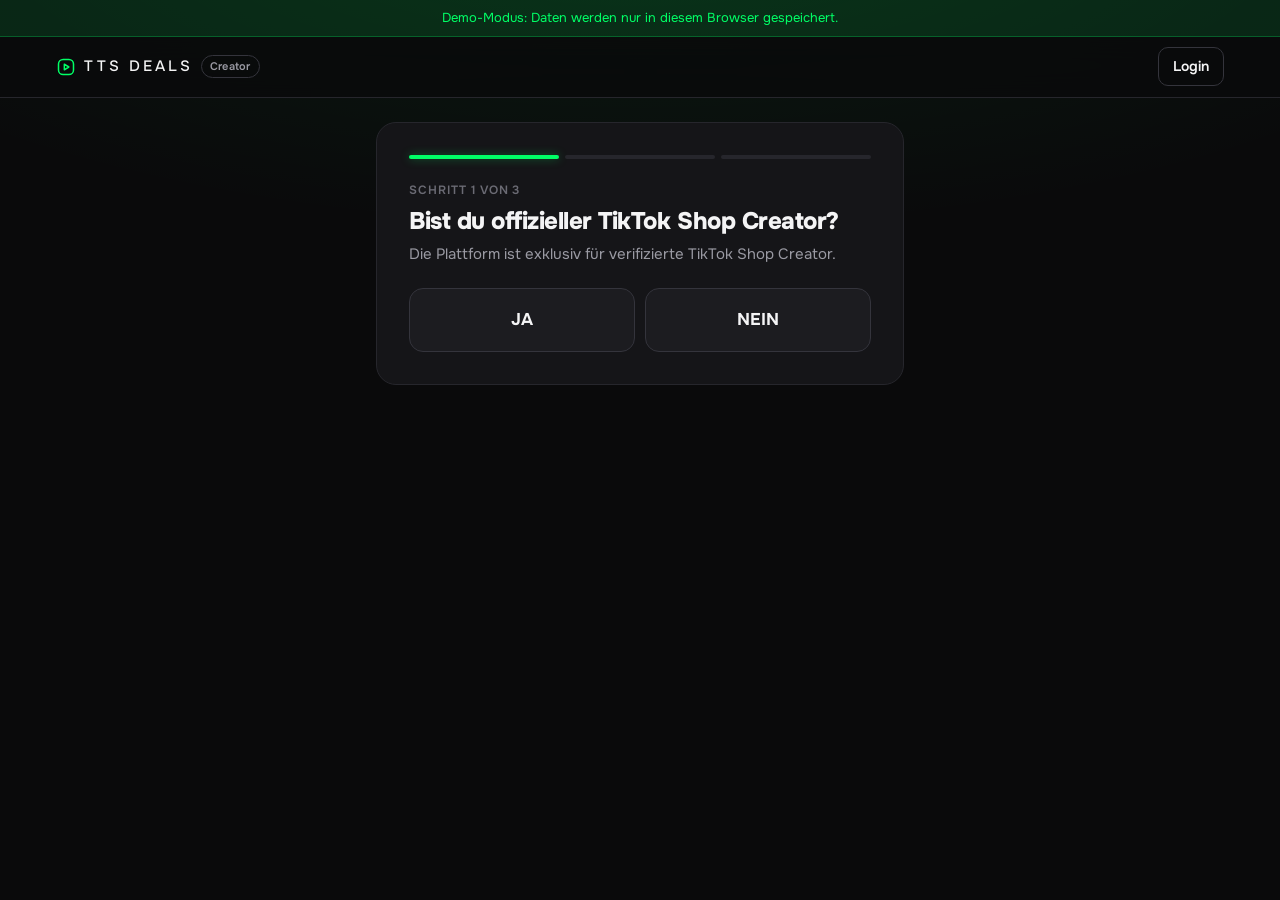
<file: creator.html>
<!doctype html>
<html lang="de">
<head>
  <meta charset="utf-8">
  <meta name="viewport" content="width=device-width, initial-scale=1, viewport-fit=cover">
  <title>Creator-Registrierung – TTS Deals</title>
  <meta name="robots" content="noindex">
  <meta name="theme-color" content="#0a0a0b">
  <link rel="icon" href="assets/img/favicon.svg" type="image/svg+xml">
  <link rel="preconnect" href="https://fonts.googleapis.com">
  <link rel="preconnect" href="https://fonts.gstatic.com" crossorigin>
  <link href="https://fonts.googleapis.com/css2?family=Onest:wght@400;500;600;700;800&display=swap" rel="stylesheet">
  <link rel="stylesheet" href="assets/css/style.css">
</head>
<body class="creator-body">
  <div class="demo-banner" id="demoBanner" hidden>Demo-Modus: Daten werden nur in diesem Browser gespeichert.</div>

  <header class="topbar">
    <div class="wrap topbar__inner">
      <a class="logo" href="./"><svg class="logo__svg" viewBox="0 0 24 24" aria-hidden="true"><g fill="none" stroke="currentColor" stroke-width="1.8" stroke-linecap="round" stroke-linejoin="round"><rect x="3" y="3" width="18" height="18" rx="5.5"/><path d="M10 8.6v6.8l5.4-3.4z"/></g></svg>TTS Deals <span class="logo__tag">Creator</span></a>
      <a class="btn btn--ghost btn--sm" href="dashboard.html">Login</a>
    </div>
  </header>

  <main class="wrap wrap--narrow">
    <form class="panel" id="wizard" novalidate>
      <div class="progress" id="progress" aria-hidden="true"><span></span><span></span><span></span></div>
      <div class="alert alert--error" id="error" role="alert" hidden></div>

      <!-- Feld 1 -->
      <section data-step="1">
        <p class="step-label">Schritt 1 von 3</p>
        <h1 class="q">Bist du offizieller TikTok Shop Creator?</h1>
        <p class="q-sub">Die Plattform ist exklusiv für verifizierte TikTok Shop Creator.</p>
        <div class="choice-grid">
          <button type="button" class="choice" data-creator="yes">JA</button>
          <button type="button" class="choice" data-creator="no">NEIN</button>
        </div>
      </section>

      <!-- Abgelehnt -->
      <section data-step="denied" hidden>
        <div class="state-icon state-icon--no"><svg viewBox="0 0 24 24" fill="none" stroke="currentColor" stroke-width="2.5"><path d="M6 6l12 12M18 6L6 18"/></svg></div>
        <h1 class="q">Nutzung leider nicht möglich</h1>
        <p class="q-sub">Die Creator-Plattform steht ausschließlich offiziellen TikTok Shop Creators zur Verfügung. Sobald du freigeschaltet bist, kannst du dich hier registrieren.</p>
        <div class="actions">
          <a class="btn" href="./">Zum Schaufenster</a>
          <button type="button" class="btn btn--ghost" data-back="1">Zurück</button>
        </div>
      </section>

      <!-- Feld 2 -->
      <section data-step="2" hidden>
        <p class="step-label">Schritt 2 von 3</p>
        <h1 class="q">Wie lautet dein TikTok-Username?</h1>
        <p class="q-sub">Er wird deine Creator-ID auf der Plattform.</p>
        <div class="field">
          <label for="userId">TikTok-Username</label>
          <div class="input-wrap">
            <span class="pre">@</span>
            <input class="input input--prefix" id="userId" name="userId" autocomplete="username" autocapitalize="off" spellcheck="false" placeholder="deinusername" maxlength="25" required>
          </div>
          <p class="hint">2–24 Zeichen: Buchstaben, Zahlen, Punkt und Unterstrich.</p>
        </div>
        <div class="actions">
          <button type="button" class="btn btn--ghost" data-back="1">Zurück</button>
          <button type="button" class="btn btn--accent" id="toStep3">Weiter</button>
        </div>
      </section>

      <!-- Feld 3 -->
      <section data-step="3" hidden>
        <p class="step-label">Schritt 3 von 3</p>
        <h1 class="q">Kennst du deinen exakten Grenzsteuersatz?</h1>
        <p class="q-sub">Damit berechnen wir automatisch den optimalen Schnäppchenpreis für deine Produkte.</p>
        <div class="choice-grid">
          <button type="button" class="choice" data-knows="yes">JA</button>
          <button type="button" class="choice" data-knows="no">NEIN</button>
        </div>

        <div class="subpanel" id="rateYes" hidden>
          <div class="field">
            <label for="rate">Dein Grenzsteuersatz</label>
            <div class="input-wrap">
              <input class="input input--suffix" id="rate" type="number" inputmode="decimal" min="0" max="100" step="0.1" placeholder="z. B. 35">
              <span class="suf">%</span>
            </div>
            <p class="hint">Gib den Wert in Prozent ein (0–100).</p>
          </div>
        </div>

        <div class="subpanel" id="rateNo" hidden>
          <p class="step-label">Geschätztes Gesamteinkommen</p>
          <div class="choice-list">
            <button type="button" class="choice choice--row" data-income="0.00">Unter 12.300 € <small>/ Jahr</small></button>
            <button type="button" class="choice choice--row" data-income="0.30">15.000 € – 60.000 € <small>/ Jahr</small></button>
            <button type="button" class="choice choice--row" data-income="0.42">Über 66.000 € <small>/ Jahr</small></button>
          </div>
        </div>

        <div class="actions">
          <button type="button" class="btn btn--ghost" data-back="2">Zurück</button>
          <button type="submit" class="btn btn--accent" id="submit">Registrierung absenden</button>
        </div>
      </section>

      <!-- Erfolg -->
      <section data-step="success" hidden>
        <div class="state-icon state-icon--ok"><svg viewBox="0 0 24 24" fill="none" stroke="currentColor" stroke-width="2.5"><path d="M5 12l5 5L20 7"/></svg></div>
        <h1 class="q">Willkommen, <span id="okUser"></span>!</h1>
        <p class="q-sub">Deine Registrierung ist gespeichert. Verbinde dich jetzt mit unserem Telegram-Bot, um Produkte direkt aus dem Chat hochzuladen.</p>

        <a class="btn btn--accent btn--lg btn--block" id="telegramBtn" target="_blank" rel="noopener noreferrer">
          <svg viewBox="0 0 24 24" fill="currentColor"><path d="M21.9 4.3L18.7 19.4c-.2 1-.9 1.3-1.7.8l-4.8-3.5-2.3 2.2c-.3.3-.5.5-1 .5l.3-4.9 8.9-8c.4-.3-.1-.5-.6-.2L6.5 13.2l-4.7-1.5c-1-.3-1-1 .2-1.5L20.5 3c.9-.3 1.6.2 1.4 1.3z"/></svg>
          Mit Telegram verbinden
        </a>

        <ul class="summary">
          <li><span>Creator-ID</span><b id="sumUser"></b></li>
          <li><span>Hinterlegter Steuersatz</span><b id="sumRate"></b></li>
        </ul>

        <p class="step-label">Dein Creator-Key</p>
        <div class="keybox">
          <code id="creatorKey"></code>
          <button type="button" class="btn btn--sm" id="copyKey">Kopieren</button>
        </div>
        <p class="hint small muted">Speichere diesen Key sicher. Du brauchst ihn, um dich im Web-Dashboard einzuloggen.</p>

        <div class="actions">
          <a class="btn" href="dashboard.html">Zum Web-Dashboard</a>
        </div>
      </section>
    </form>
  </main>

  <script src="assets/js/config.js"></script>
  <script src="assets/js/api.js"></script>
  <script src="assets/js/onboarding.js"></script>
</body>
</html>
</file>
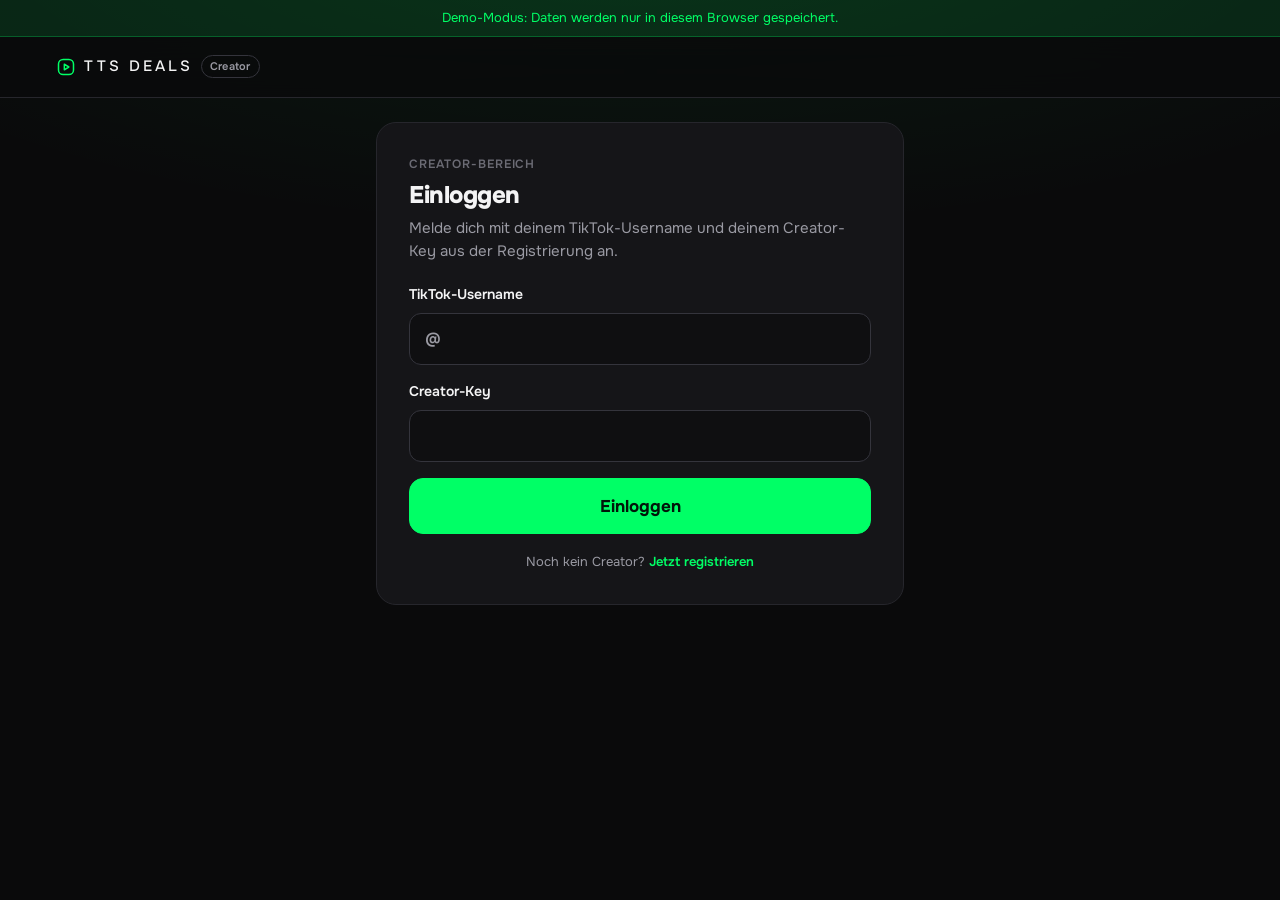
<file: dashboard.html>
<!doctype html>
<html lang="de">
<head>
  <meta charset="utf-8">
  <meta name="viewport" content="width=device-width, initial-scale=1, viewport-fit=cover">
  <title>Creator-Dashboard – TTS Deals</title>
  <meta name="robots" content="noindex">
  <meta name="theme-color" content="#0a0a0b">
  <link rel="icon" href="assets/img/favicon.svg" type="image/svg+xml">
  <link rel="preconnect" href="https://fonts.googleapis.com">
  <link rel="preconnect" href="https://fonts.gstatic.com" crossorigin>
  <link href="https://fonts.googleapis.com/css2?family=Onest:wght@400;500;600;700;800&display=swap" rel="stylesheet">
  <link rel="stylesheet" href="assets/css/style.css">
</head>
<body class="creator-body">
  <div class="demo-banner" id="demoBanner" hidden>Demo-Modus: Daten werden nur in diesem Browser gespeichert.</div>

  <header class="topbar">
    <div class="wrap topbar__inner">
      <a class="logo" href="./"><svg class="logo__svg" viewBox="0 0 24 24" aria-hidden="true"><g fill="none" stroke="currentColor" stroke-width="1.8" stroke-linecap="round" stroke-linejoin="round"><rect x="3" y="3" width="18" height="18" rx="5.5"/><path d="M10 8.6v6.8l5.4-3.4z"/></g></svg>TTS Deals <span class="logo__tag">Creator</span></a>
      <button class="btn btn--ghost btn--sm" id="logout" type="button" hidden>Abmelden</button>
    </div>
  </header>

  <main class="wrap wrap--narrow">
    <!-- Login -->
    <form class="panel" id="loginView" novalidate hidden>
      <p class="step-label">Creator-Bereich</p>
      <h1 class="q">Einloggen</h1>
      <p class="q-sub">Melde dich mit deinem TikTok-Username und deinem Creator-Key aus der Registrierung an.</p>
      <div class="alert alert--error" id="loginError" role="alert" hidden></div>
      <div class="field">
        <label for="loginUser">TikTok-Username</label>
        <div class="input-wrap">
          <span class="pre">@</span>
          <input class="input input--prefix" id="loginUser" autocomplete="username" autocapitalize="off" spellcheck="false" required>
        </div>
      </div>
      <div class="field">
        <label for="loginKey">Creator-Key</label>
        <input class="input" id="loginKey" type="password" autocomplete="current-password" spellcheck="false" required>
      </div>
      <button class="btn btn--accent btn--block btn--lg" id="loginBtn" type="submit">Einloggen</button>
      <p class="center small muted" style="margin:18px 0 0">Noch kein Creator? <a class="link" href="creator.html">Jetzt registrieren</a></p>
    </form>

    <!-- Dashboard -->
    <div id="dashView" hidden>
      <div class="dash-head">
        <div>
          <h1 id="hello"></h1>
          <p>Dein Creator-Dashboard</p>
        </div>
      </div>

      <div class="stats">
        <div class="stat"><span>Status_Code</span><b class="accent" id="statRate"></b></div>
        <div class="stat"><span>Inserate</span><b id="statCount">–</b></div>
        <div class="stat" style="grid-column: span 2" id="statTgWrap"><span>Telegram</span><b id="statTg" class="small" style="font-size:15px"></b></div>
      </div>

      <!-- Stufe 2: Web-Eingabemaske -->
      <form class="panel" id="productForm" novalidate>
        <h2>Neues Produkt inserieren</h2>
        <p class="lead">Lieber über die Website statt Telegram? Einfach die drei Felder ausfüllen – das Produkt landet direkt im Schaufenster.</p>
        <div class="alert alert--error" id="productError" role="alert" hidden></div>

        <div class="field">
          <label for="shopLink">TikTok Shop Produkt-Link</label>
          <input class="input" id="shopLink" type="url" inputmode="url" placeholder="https://vm.tiktok.com/…" autocomplete="off" required>
        </div>
        <div class="field">
          <label for="price">Einkaufspreis</label>
          <div class="input-wrap">
            <input class="input input--suffix" id="price" type="text" inputmode="decimal" placeholder="z. B. 27.90" autocomplete="off" required>
            <span class="suf">€</span>
          </div>
          <p class="hint">Nur die Zahl eingeben.</p>
        </div>
        <div class="field">
          <label for="videoLink">Dein TikTok-Video-Link</label>
          <input class="input" id="videoLink" type="url" inputmode="url" placeholder="https://www.tiktok.com/@…/video/…" autocomplete="off" required>
        </div>

        <details class="optional">
          <summary>Optional: Produktname &amp; Kategorie</summary>
          <div class="field">
            <label for="pName">Produktname</label>
            <input class="input" id="pName" maxlength="120" placeholder="z. B. Medicube Booster Pro">
          </div>
          <div class="field">
            <label for="pCat">Kategorie</label>
            <select class="select input" id="pCat">
              <option value="">Bitte wählen</option>
              <option>Tech</option><option>Beauty</option><option>Haushalt</option><option>Sonstiges</option>
            </select>
          </div>
        </details>

        <div class="auto-note">
          <svg viewBox="0 0 24 24" fill="none" stroke="currentColor" stroke-width="2"><circle cx="12" cy="12" r="9"/><path d="M12 8v4l3 2"/></svg>
          <span>Deine User_ID <b id="noteUser"></b> und dein Status_Code <b id="noteRate"></b> werden automatisch eingetragen. Der Schnäppchenpreis wird sofort im Google Sheet berechnet.</span>
        </div>

        <button class="btn btn--accent btn--block btn--lg" id="productBtn" type="submit">Produkt inserieren</button>
        <div class="result-card" id="result" hidden></div>
      </form>

      <!-- Telegram-Profil -->
      <form class="panel" id="profileForm" novalidate>
        <h2>Telegram-Kontakt</h2>
        <p class="lead">Käufer werden über „Jetzt kaufen“ direkt in deinen privaten Telegram-Chat geleitet.</p>
        <div class="alert" id="profileMsg" role="status" hidden></div>
        <div class="field">
          <label for="tgUser">Dein Telegram-Username</label>
          <div class="input-wrap">
            <span class="pre">@</span>
            <input class="input input--prefix" id="tgUser" autocapitalize="off" spellcheck="false" placeholder="deinname">
          </div>
        </div>
        <div class="actions" style="margin-top:0">
          <button class="btn" type="submit" id="profileBtn">Speichern</button>
          <a class="btn btn--video" id="botLink" target="_blank" rel="noopener noreferrer">Bot verbinden</a>
        </div>
      </form>

      <section class="panel">
        <h2>Deine Inserate</h2>
        <p class="lead">Live aus dem Schaufenster.</p>
        <ul class="mini-list" id="myList"><li class="muted">Wird geladen …</li></ul>
      </section>
    </div>
  </main>

  <script src="assets/js/config.js"></script>
  <script src="assets/js/api.js"></script>
  <script src="assets/js/dashboard.js"></script>
</body>
</html>
</file>
<file: assets/css/style.css>
/* =========================================================
   TTS Creator-Plattform – Dark Mode, Mobile-First
   ========================================================= */
:root {
  --bg: #0a0a0b;
  --bg-2: #0f0f11;
  --surface: #151518;
  --surface-2: #1c1c20;
  --border: #26262c;
  --border-strong: #34343c;
  --text: #f4f4f5;
  --muted: #9a9aa3;
  --faint: #6b6b74;
  --accent: #00ff66;
  --accent-ink: #00160a;
  --accent-soft: rgba(0, 255, 102, 0.1);
  --accent-glow: rgba(0, 255, 102, 0.35);
  --danger: #ff4d5e;
  --danger-soft: rgba(255, 77, 94, 0.1);
  --radius: 16px;
  --radius-sm: 10px;
  --gutter: 16px;
  --font: 'Onest', system-ui, -apple-system, 'Segoe UI', Roboto, sans-serif;
  color-scheme: dark;
}

*, *::before, *::after { box-sizing: border-box; }
html { -webkit-text-size-adjust: 100%; }
body {
  margin: 0;
  min-height: 100vh;
  background: var(--bg);
  color: var(--text);
  font-family: var(--font);
  font-size: 16px;
  line-height: 1.5;
  -webkit-font-smoothing: antialiased;
  overflow-x: hidden;
}
img { max-width: 100%; display: block; }
a { color: inherit; }
button, input, select { font: inherit; color: inherit; }
[hidden] { display: none !important; }
:focus-visible { outline: 2px solid var(--accent); outline-offset: 2px; }

.wrap { width: 100%; max-width: 1200px; margin: 0 auto; padding: 0 var(--gutter); }
.wrap--narrow { max-width: 560px; }

/* ---------- Demo-Banner ---------- */
.demo-banner {
  background: var(--accent-soft);
  border-bottom: 1px solid rgba(0, 255, 102, 0.25);
  color: var(--accent);
  font-size: 13px;
  text-align: center;
  padding: 8px var(--gutter);
}

/* ---------- Topbar ---------- */
.topbar {
  position: sticky; top: 0; z-index: 20;
  background: rgba(10, 10, 11, 0.82);
  backdrop-filter: saturate(160%) blur(14px);
  -webkit-backdrop-filter: saturate(160%) blur(14px);
  border-bottom: 1px solid var(--border);
}
.topbar__inner { display: flex; align-items: center; justify-content: space-between; gap: 12px; height: 60px; }
.logo { display: inline-flex; align-items: center; gap: 8px; text-decoration: none; font-weight: 500; letter-spacing: 0.2em; text-transform: uppercase; font-size: 15px; }
.logo__svg { width: 20px; height: 20px; color: var(--accent); flex: none; }
.logo .logo__tag { text-transform: none; letter-spacing: 0.02em; }
.logo__mark {
  background: var(--accent); color: var(--accent-ink);
  border-radius: 8px; padding: 3px 7px; font-size: 14px; letter-spacing: 0;
}
.logo__tag { font-size: 11px; font-weight: 600; color: var(--muted); border: 1px solid var(--border-strong); border-radius: 999px; padding: 2px 8px; letter-spacing: 0.02em; }

/* ---------- Buttons ---------- */
.btn {
  display: inline-flex; align-items: center; justify-content: center; gap: 8px;
  min-height: 44px; padding: 10px 18px;
  border-radius: 12px; border: 1px solid var(--border-strong);
  background: var(--surface-2); color: var(--text);
  font-weight: 600; font-size: 15px; text-decoration: none; text-align: center;
  cursor: pointer; transition: transform .12s ease, background .15s ease, border-color .15s ease, box-shadow .15s ease;
  -webkit-tap-highlight-color: transparent;
}
.btn:hover { border-color: var(--faint); }
.btn:active { transform: scale(0.98); }
.btn:disabled { opacity: .5; cursor: not-allowed; }
.btn--accent { background: var(--accent); border-color: var(--accent); color: var(--accent-ink); font-weight: 700; }
.btn--accent:hover { border-color: var(--accent); box-shadow: 0 0 0 4px var(--accent-soft), 0 8px 24px -8px var(--accent-glow); }
.btn--ghost { background: transparent; }
.btn--video { background: transparent; border-color: var(--accent); color: var(--accent); }
.btn--video:hover { background: var(--accent-soft); border-color: var(--accent); }
.btn--sm { min-height: 38px; padding: 8px 14px; font-size: 14px; border-radius: 10px; }
.btn--lg { min-height: 56px; font-size: 17px; border-radius: 14px; }
.btn--block { width: 100%; }
.btn svg { width: 18px; height: 18px; flex: none; }

/* ---------- Hero ---------- */
.hero { padding: 36px var(--gutter) 20px; }
.eyebrow {
  display: inline-flex; align-items: center; gap: 8px;
  font-size: 12px; font-weight: 600; letter-spacing: .08em; text-transform: uppercase;
  color: var(--accent);
}
.eyebrow::before { content: ''; width: 6px; height: 6px; border-radius: 50%; background: var(--accent); box-shadow: 0 0 10px var(--accent); }
.hero h1 {
  margin: 12px 0 10px; font-size: clamp(30px, 8vw, 56px); line-height: 1.04; letter-spacing: -0.035em; font-weight: 800;
  text-wrap: balance;
}
.hero h1 em { font-style: normal; color: var(--accent); }
.hero p { margin: 0; color: var(--muted); max-width: 560px; font-size: 16px; text-wrap: pretty; }
.trust { display: flex; flex-wrap: wrap; gap: 8px; margin-top: 20px; padding: 0; list-style: none; }
.trust li {
  display: inline-flex; align-items: center; gap: 6px;
  font-size: 13px; color: var(--text); background: var(--surface); border: 1px solid var(--border);
  padding: 6px 10px; border-radius: 999px;
}
.trust svg { width: 14px; height: 14px; color: var(--accent); }

/* ---------- Toolbar / Filter ---------- */
.toolbar { display: flex; flex-direction: column; gap: 12px; padding: 16px 0 8px; }
.search {
  position: relative; display: flex; align-items: center;
}
.search svg { position: absolute; left: 14px; width: 18px; height: 18px; color: var(--faint); pointer-events: none; }
.search input {
  width: 100%; min-height: 46px; padding: 10px 14px 10px 42px;
  background: var(--surface); border: 1px solid var(--border); border-radius: 12px; outline: none;
}
.search input:focus { border-color: var(--accent); }
.toolbar__row { display: flex; gap: 10px; align-items: center; }
.chips {
  display: flex; gap: 8px; overflow-x: auto; scrollbar-width: none; flex: 1;
  min-width: 0; margin-left: calc(var(--gutter) * -1); padding: 2px 4px 2px var(--gutter);
  -webkit-mask-image: linear-gradient(90deg, #000 85%, transparent);
          mask-image: linear-gradient(90deg, #000 85%, transparent);
}
.chips::-webkit-scrollbar { display: none; }
.chip {
  flex: none; min-height: 38px; padding: 8px 16px; border-radius: 999px;
  border: 1px solid var(--border); background: var(--surface); color: var(--muted);
  font-size: 14px; font-weight: 600; cursor: pointer; white-space: nowrap;
}
.chip[aria-pressed="true"] { background: var(--text); color: var(--bg); border-color: var(--text); }
.select {
  min-height: 46px; padding: 10px 36px 10px 14px; border-radius: 12px;
  background: var(--surface) url("data:image/svg+xml,%3Csvg xmlns='http://www.w3.org/2000/svg' width='12' height='12' fill='none' stroke='%239a9aa3' stroke-width='2'%3E%3Cpath d='M2 4l4 4 4-4'/%3E%3C/svg%3E") no-repeat right 14px center;
  border: 1px solid var(--border); appearance: none; -webkit-appearance: none; outline: none; cursor: pointer;
  flex: none;
}
.select:focus { border-color: var(--accent); }
.result-count { color: var(--faint); font-size: 13px; margin: 4px 0 14px; }

/* ---------- Produkt-Grid ---------- */
.grid { display: grid; grid-template-columns: 1fr; gap: 14px; padding-bottom: 48px; }
.card {
  display: flex; flex-direction: column;
  background: var(--surface); border: 1px solid var(--border); border-radius: var(--radius);
  overflow: hidden; transition: border-color .2s ease, transform .2s ease;
}
.card:hover { border-color: var(--border-strong); }
.card__media {
  position: relative; aspect-ratio: 16 / 9; background: var(--surface-2); overflow: hidden;
}
.card__media img { width: 100%; height: 100%; object-fit: cover; }
.placeholder {
  position: absolute; inset: 0; display: grid; place-items: center;
  background:
    radial-gradient(120% 90% at 85% 0%, rgba(0,255,102,.16), transparent 55%),
    radial-gradient(80% 70% at 0% 100%, rgba(255,255,255,.05), transparent 60%),
    var(--surface-2);
}
.placeholder svg { width: 54px; height: 54px; color: rgba(255,255,255,.22); }
.badge {
  position: absolute; top: 12px; z-index: 1;
  font-size: 12px; font-weight: 700; padding: 5px 9px; border-radius: 8px; line-height: 1;
}
.badge--cat { left: 12px; background: rgba(10,10,11,.75); backdrop-filter: blur(8px); border: 1px solid rgba(255,255,255,.08); }
.badge--off { right: 12px; background: var(--accent); color: var(--accent-ink); }
.card__body { display: flex; flex-direction: column; gap: 10px; padding: 16px; flex: 1; }
.card__title { margin: 0; font-size: 17px; line-height: 1.3; font-weight: 700; letter-spacing: -0.01em; }
.price { display: flex; align-items: baseline; flex-wrap: wrap; gap: 4px 10px; }
.price__now { font-size: 28px; font-weight: 800; color: var(--accent); letter-spacing: -0.02em; font-variant-numeric: tabular-nums; }
.price__was { color: var(--faint); font-size: 15px; font-variant-numeric: tabular-nums; }
.price__save { font-size: 12px; font-weight: 600; color: var(--accent); background: var(--accent-soft); padding: 3px 8px; border-radius: 6px; }
.cond { display: flex; align-items: flex-start; gap: 8px; margin: 0; font-size: 13px; color: var(--muted); }
.cond svg { width: 16px; height: 16px; color: var(--accent); flex: none; margin-top: 1px; }
.seller { margin: 0; font-size: 13px; color: var(--faint); }
.seller b { color: var(--text); font-weight: 600; }
.card__actions { display: grid; gap: 8px; margin-top: auto; padding-top: 6px; }

/* Skeleton */
.skeleton .card__media, .skeleton .sk {
  background: linear-gradient(90deg, var(--surface-2) 0%, #24242a 50%, var(--surface-2) 100%);
  background-size: 200% 100%; animation: shimmer 1.3s infinite linear;
}
.sk { height: 14px; border-radius: 6px; }
@keyframes shimmer { to { background-position: -200% 0; } }

.empty { text-align: center; padding: 48px 16px 72px; color: var(--muted); }
.empty h3 { color: var(--text); margin: 0 0 6px; }

/* ---------- Footer ---------- */
.footer { border-top: 1px solid var(--border); padding: 28px 0 40px; color: var(--faint); font-size: 13px; }
.footer__inner { display: flex; flex-direction: column; gap: 12px; }
.footer a { color: var(--muted); text-decoration: none; }
.footer a:hover { color: var(--accent); }
.footer__links { display: flex; gap: 18px; flex-wrap: wrap; }

/* =========================================================
   Creator-Bereich (Onboarding + Dashboard)
   ========================================================= */
.creator-body { background: radial-gradient(120% 60% at 50% -10%, rgba(0,255,102,.08), transparent 60%), var(--bg); }
.panel {
  background: var(--surface); border: 1px solid var(--border); border-radius: 20px;
  padding: 24px 20px; margin: 24px 0;
}
.progress { display: flex; gap: 6px; margin-bottom: 22px; }
.progress span { flex: 1; height: 4px; border-radius: 4px; background: var(--border); transition: background .25s ease; }
.progress span.on { background: var(--accent); box-shadow: 0 0 10px var(--accent-glow); }
.step-label { font-size: 12px; font-weight: 600; letter-spacing: .08em; text-transform: uppercase; color: var(--faint); margin: 0 0 8px; }
.q { font-size: 24px; line-height: 1.2; font-weight: 800; letter-spacing: -0.02em; margin: 0 0 8px; text-wrap: balance; }
.q-sub { color: var(--muted); margin: 0 0 22px; font-size: 15px; }
.choice-grid { display: grid; grid-template-columns: 1fr 1fr; gap: 10px; }
.choice-list { display: grid; gap: 10px; }
.choice {
  min-height: 64px; padding: 14px 16px; border-radius: 14px;
  background: var(--surface-2); border: 1px solid var(--border-strong); color: var(--text);
  font-size: 17px; font-weight: 700; cursor: pointer; text-align: center;
  transition: border-color .15s ease, background .15s ease, transform .12s ease;
}
.choice:hover { border-color: var(--faint); }
.choice:active { transform: scale(.98); }
.choice[aria-pressed="true"] { border-color: var(--accent); background: var(--accent-soft); color: var(--accent); }
.choice--row { display: flex; align-items: center; justify-content: space-between; text-align: left; font-size: 16px; }
.choice--row small { color: var(--muted); font-weight: 500; font-size: 13px; }
.choice[aria-pressed="true"] small { color: var(--accent); }

.field { display: grid; gap: 8px; margin-bottom: 16px; }
.field label { font-size: 14px; font-weight: 600; }
.field .hint { font-size: 13px; color: var(--faint); margin: 0; }
.input-wrap { position: relative; display: flex; align-items: center; }
.input {
  width: 100%; min-height: 52px; padding: 12px 16px;
  background: var(--bg-2); border: 1px solid var(--border-strong); border-radius: 12px; outline: none;
  font-size: 16px; transition: border-color .15s ease, box-shadow .15s ease;
}
.input:focus { border-color: var(--accent); box-shadow: 0 0 0 4px var(--accent-soft); }
.input[aria-invalid="true"] { border-color: var(--danger); }
.input--prefix { padding-left: 38px; }
.input--suffix { padding-right: 44px; }
.input-wrap .pre, .input-wrap .suf { position: absolute; color: var(--muted); font-weight: 600; pointer-events: none; }
.input-wrap .pre { left: 16px; }
.input-wrap .suf { right: 16px; }
.subpanel { margin-top: 18px; padding-top: 18px; border-top: 1px dashed var(--border-strong); animation: fadeUp .25s ease; }
@keyframes fadeUp { from { opacity: 0; transform: translateY(6px); } to { opacity: 1; transform: none; } }
.actions { display: flex; gap: 10px; margin-top: 22px; }
.actions .btn { flex: 1; }
.actions .btn--ghost { flex: 0 0 auto; }

.alert { border-radius: 12px; padding: 12px 14px; font-size: 14px; margin: 0 0 16px; }
.alert--error { background: var(--danger-soft); border: 1px solid rgba(255,77,94,.35); color: #ffb3bb; }
.alert--ok { background: var(--accent-soft); border: 1px solid rgba(0,255,102,.3); color: var(--accent); }

.state-icon {
  width: 64px; height: 64px; border-radius: 50%; display: grid; place-items: center; margin: 0 0 18px;
}
.state-icon svg { width: 30px; height: 30px; }
.state-icon--ok { background: var(--accent-soft); color: var(--accent); box-shadow: 0 0 40px -6px var(--accent-glow); }
.state-icon--no { background: var(--danger-soft); color: var(--danger); }

.keybox {
  display: flex; align-items: center; gap: 10px; justify-content: space-between;
  background: var(--bg-2); border: 1px dashed var(--accent); border-radius: 12px; padding: 12px 14px; margin: 8px 0 6px;
}
.keybox code { font-family: ui-monospace, SFMono-Regular, Menlo, monospace; font-size: 14px; color: var(--accent); word-break: break-all; }

.summary { display: grid; gap: 8px; margin: 18px 0 22px; padding: 0; list-style: none; }
.summary li { display: flex; justify-content: space-between; gap: 10px; font-size: 14px; padding: 10px 12px; background: var(--bg-2); border-radius: 10px; }
.summary li span { color: var(--muted); }

/* Dashboard */
.dash-head { display: flex; align-items: center; justify-content: space-between; gap: 12px; margin: 24px 0 0; }
.dash-head h1 { margin: 0; font-size: 26px; letter-spacing: -0.02em; }
.dash-head p { margin: 2px 0 0; color: var(--muted); font-size: 14px; }
.stats { display: grid; grid-template-columns: 1fr 1fr; gap: 10px; margin: 18px 0 0; }
.stat { background: var(--surface); border: 1px solid var(--border); border-radius: 14px; padding: 14px; }
.stat > span { display: block; font-size: 12px; color: var(--faint); text-transform: uppercase; letter-spacing: .06em; font-weight: 600; }
.stat b { display: block; font-size: 22px; margin-top: 4px; font-variant-numeric: tabular-nums; }
.stat b.accent { color: var(--accent); }
.panel h2 { margin: 0 0 4px; font-size: 19px; letter-spacing: -0.01em; }
.panel > p.lead { margin: 0 0 20px; color: var(--muted); font-size: 14px; }
.auto-note {
  display: flex; gap: 10px; align-items: flex-start;
  font-size: 13px; color: var(--muted); background: var(--bg-2); border: 1px solid var(--border); border-radius: 12px; padding: 12px; margin: 4px 0 18px;
}
.auto-note svg { width: 16px; height: 16px; color: var(--accent); flex: none; margin-top: 2px; }
details.optional { margin: 0 0 16px; border: 1px solid var(--border); border-radius: 12px; padding: 0 14px; }
details.optional summary { cursor: pointer; padding: 14px 0; font-size: 14px; font-weight: 600; color: var(--muted); list-style: none; }
details.optional summary::-webkit-details-marker { display: none; }
details.optional summary::after { content: '+'; float: right; color: var(--faint); }
details.optional[open] summary::after { content: '–'; }
.result-card { margin-top: 18px; padding: 16px; border-radius: 14px; background: var(--accent-soft); border: 1px solid rgba(0,255,102,.3); animation: fadeUp .25s ease; }
.result-card p { margin: 0; color: var(--muted); font-size: 14px; }
.result-card .price__now { display: block; margin-top: 4px; }
.mini-list { display: grid; gap: 8px; margin: 0; padding: 0; list-style: none; }
.mini-list li { display: flex; justify-content: space-between; align-items: center; gap: 12px; padding: 12px; background: var(--bg-2); border-radius: 12px; font-size: 14px; }
.mini-list .n { overflow: hidden; text-overflow: ellipsis; white-space: nowrap; }
.mini-list .p { color: var(--accent); font-weight: 700; white-space: nowrap; font-variant-numeric: tabular-nums; }
.muted { color: var(--muted); }
.small { font-size: 13px; }
.center { text-align: center; }
.link { color: var(--accent); text-decoration: none; font-weight: 600; }
.link:hover { text-decoration: underline; }
.spinner { width: 18px; height: 18px; border: 2px solid currentColor; border-right-color: transparent; border-radius: 50%; animation: spin .7s linear infinite; }
@keyframes spin { to { transform: rotate(360deg); } }

/* ---------- Breakpoints ---------- */
@media (min-width: 560px) {
  .grid { grid-template-columns: repeat(2, 1fr); }
  .card__actions { grid-template-columns: 1fr; }
  .panel { padding: 32px; }
  .stats { grid-template-columns: repeat(3, 1fr); }
}
@media (min-width: 768px) {
  .hero { padding: 64px var(--gutter) 28px; }
  .hero p { font-size: 18px; }
  .toolbar { flex-direction: row; align-items: center; }
  .search { flex: 0 1 300px; order: 2; }
  .toolbar__row { flex: 1; order: 1; min-width: 0; }
  .chips { margin: 0; padding: 2px 0; }
  .footer__inner { flex-direction: row; justify-content: space-between; }
}
@media (min-width: 960px) {
  .grid { grid-template-columns: repeat(3, 1fr); gap: 18px; }
}
@media (min-width: 1200px) {
  .grid { grid-template-columns: repeat(4, 1fr); }
}
@media (prefers-reduced-motion: reduce) {
  *, *::before, *::after { animation: none !important; transition: none !important; }
}
select.input {
  background: var(--bg-2) url("data:image/svg+xml,%3Csvg xmlns='http://www.w3.org/2000/svg' width='12' height='12' fill='none' stroke='%239a9aa3' stroke-width='2'%3E%3Cpath d='M2 4l4 4 4-4'/%3E%3C/svg%3E") no-repeat right 16px center;
  padding-right: 40px;
}
</file>
